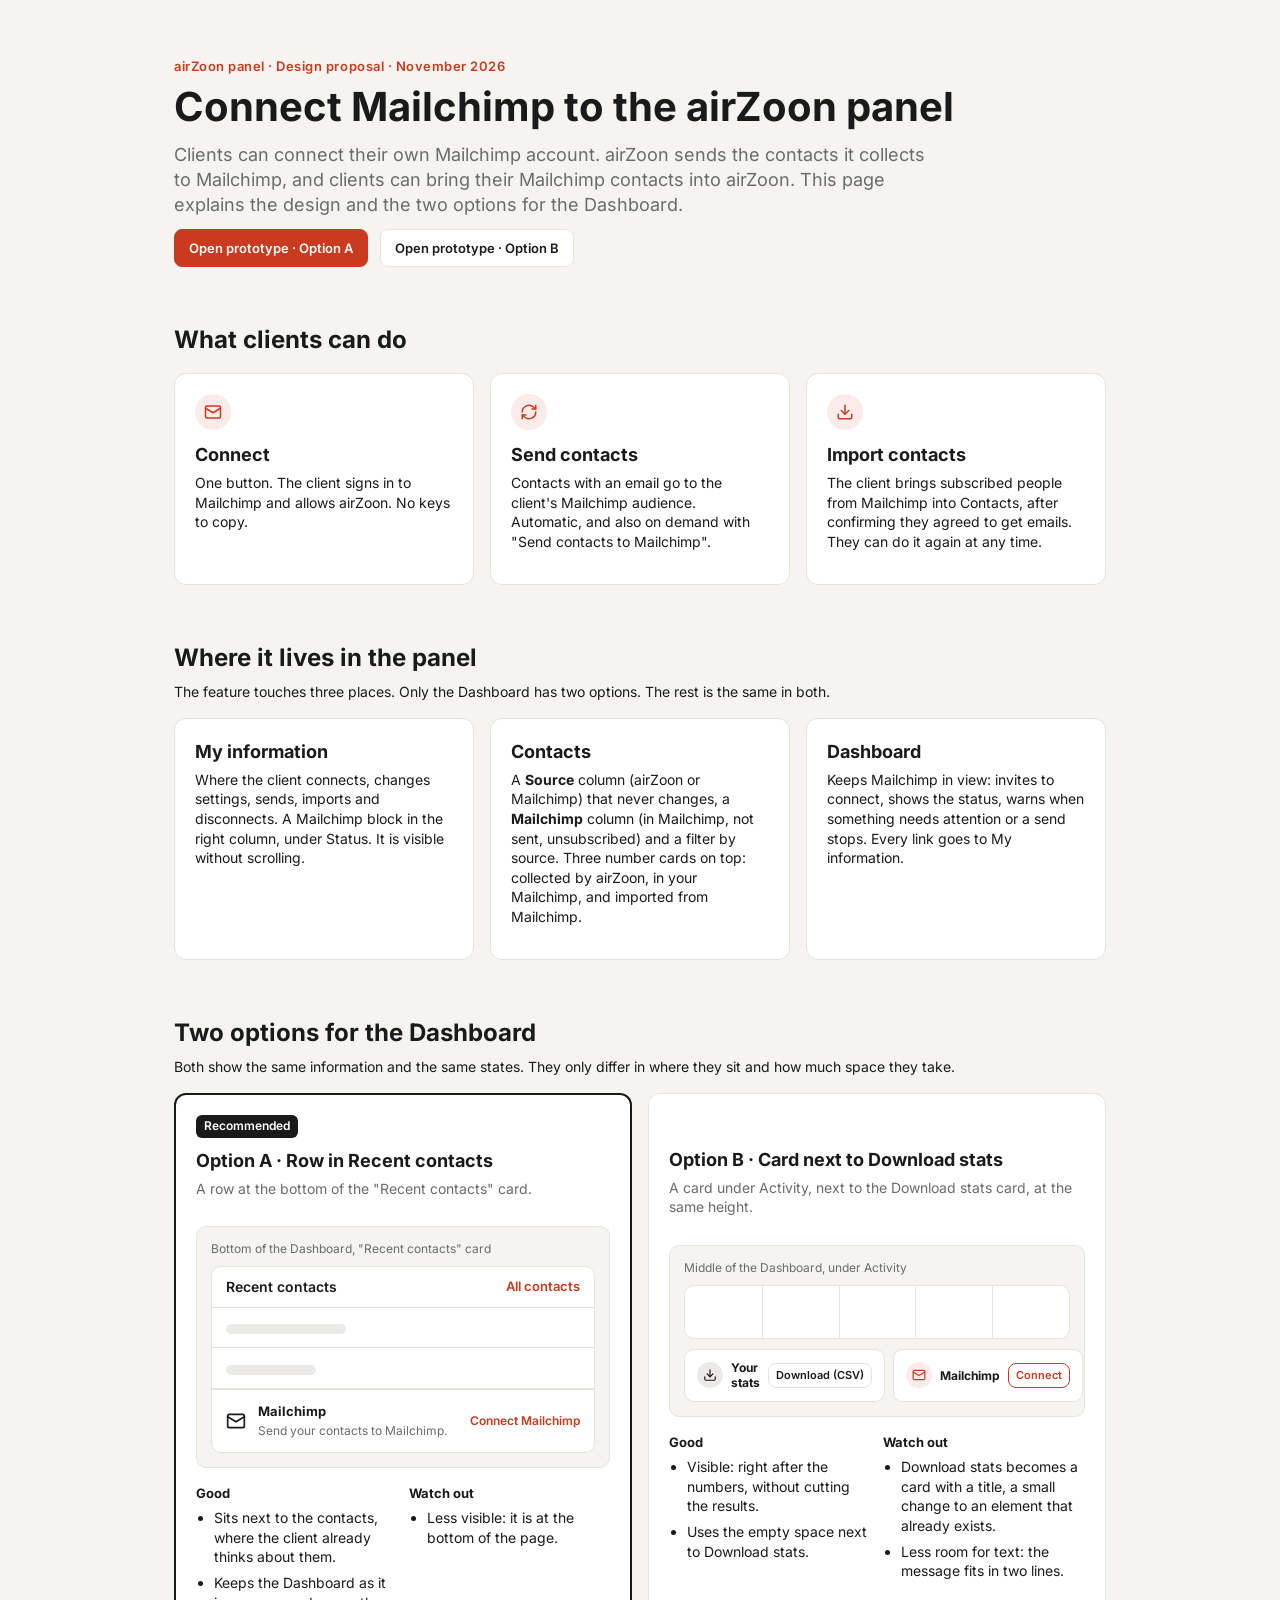
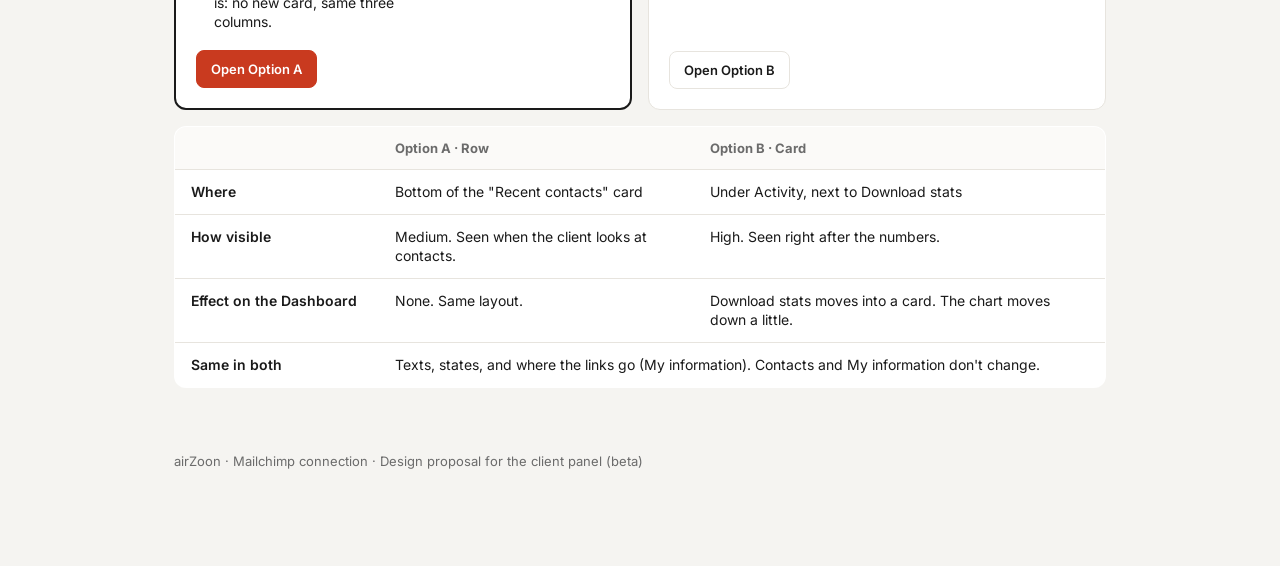
<file: index.html>
<!DOCTYPE html>
<html lang="en">
<head>
  <meta charset="utf-8">
  <meta name="viewport" content="width=device-width, initial-scale=1">
  <meta name="robots" content="noindex, nofollow">
  <meta name="referrer" content="no-referrer">
  <title>airZoon panel · Mailchimp connection</title>
  <link rel="stylesheet" href="assets/styles.css">
  <style>
    body { background: var(--bg); }
    .doc { max-width: 980px; margin: 0 auto; padding: 56px 24px 96px; }
    .eyebrow { font-size: 13px; font-weight: 600; color: var(--red); letter-spacing: .04em; }
    .doc h1 { font-size: 40px; line-height: 1.15; margin: 8px 0 12px; }
    .lead { font-size: 18px; color: var(--muted); margin: 0 0 24px; max-width: 760px; }
    .cta { display: flex; gap: 12px; flex-wrap: wrap; }
    .cta a { text-decoration: none; }
    .doc h2 { font-size: 24px; margin: 56px 0 8px; }
    .doc h3 { font-size: 18px; margin: 0 0 6px; }
    .doc p { margin: 0 0 12px; }
    .doc ul { margin: 0; padding-left: 20px; }
    .doc li { margin: 6px 0; }
    .three { display: grid; grid-template-columns: repeat(3, 1fr); gap: 16px; margin-top: 16px; }
    .box { background: #fff; border: 1px solid var(--border); border-radius: 12px; padding: 20px; }
    .box .ico { width: 36px; height: 36px; border-radius: 50%; display: grid; place-items: center; background: var(--red-bg); margin-bottom: 12px; }
    .options { display: grid; grid-template-columns: 1fr 1fr; gap: 16px; margin-top: 16px; }
    .opt { background: #fff; border: 1px solid var(--border); border-radius: 12px; overflow: hidden; display: flex; flex-direction: column; }
    .opt.rec { border: 2px solid var(--ink); }
    .opt-top { padding: 20px 20px 0; }
    .badge-rec { display: inline-block; background: var(--ink); color: #fff; font-size: 12px; font-weight: 600; padding: 3px 8px; border-radius: 6px; margin-bottom: 10px; }
    .preview { margin: 16px 20px; background: var(--bg); border: 1px solid var(--border); border-radius: 10px; padding: 14px; }
    .preview .mini-card { background: #fff; border: 1px solid var(--border); border-radius: 10px; overflow: hidden; }
    .preview .mini-head { padding: 10px 14px; border-bottom: 1px solid var(--border); font-weight: 600; font-size: 14px; display: flex; }
    .preview .mini-head span { flex: 1; }
    .preview .mini-line { padding: 10px 14px; border-bottom: 1px solid var(--border); }
    .preview .mini-tiles { display: grid; grid-template-columns: repeat(3,1fr); background: #fff; border: 1px solid var(--border); border-radius: 10px; height: 54px; margin-bottom: 10px; }
    .preview .mini-tiles i + i { border-left: 1px solid var(--border); }
    .preview .mc-bar { margin-bottom: 10px; padding: 10px 14px; }
    .preview .mc-row { padding: 12px 14px; }
    .preview .mc-row span.link { color: var(--red); }
    .preview .caption { font-size: 12px; color: var(--muted); margin: 0 0 8px; }
    .opt-body { padding: 0 20px 20px; display: flex; flex-direction: column; gap: 12px; flex: 1; }
    .pc { display: grid; grid-template-columns: 1fr 1fr; gap: 12px; font-size: 14px; }
    .pc b { display: block; margin-bottom: 4px; font-size: 13px; }
    .pc ul { padding-left: 18px; }
    .opt-body .btn { align-self: flex-start; text-decoration: none; margin-top: auto; }
    table.compare { width: 100%; border-collapse: collapse; background: #fff; border: 1px solid var(--border); border-radius: 12px; overflow: hidden; margin-top: 16px; font-size: 14px; }
    table.compare th, table.compare td { text-align: left; padding: 12px 16px; border-bottom: 1px solid var(--border); vertical-align: top; }
    table.compare th { background: var(--head); font-size: 13px; color: var(--muted); }
    table.compare td:first-child { font-weight: 600; width: 22%; }
    table.compare tr:last-child td { border-bottom: 0; }
    .states { display: grid; grid-template-columns: repeat(auto-fill, minmax(280px, 1fr)); gap: 12px; margin-top: 16px; }
    .state { background: #fff; border: 1px solid var(--border); border-radius: 10px; padding: 14px 16px; font-size: 14px; }
    .state .pill { margin-bottom: 6px; }
    .two-col { display: grid; grid-template-columns: 1fr 1fr; gap: 16px; margin-top: 16px; }
    .note { font-size: 13px; color: var(--muted); }
    footer { margin-top: 64px; font-size: 13px; color: var(--muted); }
    @media (max-width: 820px) { .three, .options, .two-col, .pc { grid-template-columns: 1fr; } }
  </style>
</head>
<body>
<div class="doc">

  <span class="eyebrow">airZoon panel · Design proposal · November 2026</span>
  <h1>Connect Mailchimp to the airZoon panel</h1>
  <p class="lead">Clients can connect their own Mailchimp account. airZoon sends the contacts it collects to Mailchimp, and clients can bring their Mailchimp contacts into airZoon. This page explains the design and the two options for the Dashboard.</p>
  <div class="cta">
    <a class="btn primary" href="prototype.html?option=a">Open prototype · Option A</a>
    <a class="btn" href="prototype.html?option=b">Open prototype · Option B</a>
  </div>

  <h2>What clients can do</h2>
  <div class="three">
    <div class="box"><div class="ico"><svg width="18" height="18" viewBox="0 0 24 24" fill="none" stroke="#C93A1F" stroke-width="2" stroke-linecap="round" stroke-linejoin="round"><rect x="2" y="4" width="20" height="16" rx="2"/><path d="m22 7-10 6L2 7"/></svg></div><h3>Connect</h3><p>One button. The client signs in to Mailchimp and allows airZoon. No keys to copy.</p></div>
    <div class="box"><div class="ico"><svg width="18" height="18" viewBox="0 0 24 24" fill="none" stroke="#C93A1F" stroke-width="2" stroke-linecap="round" stroke-linejoin="round"><path d="M21 12a9 9 0 0 1-15 6.7L3 16"/><path d="M3 12a9 9 0 0 1 15-6.7L21 8"/><path d="M21 3v5h-5"/><path d="M3 21v-5h5"/></svg></div><h3>Send contacts</h3><p>Contacts with an email go to the client's Mailchimp audience. Automatic, and also on demand with "Send contacts to Mailchimp".</p></div>
    <div class="box"><div class="ico"><svg width="18" height="18" viewBox="0 0 24 24" fill="none" stroke="#C93A1F" stroke-width="2" stroke-linecap="round" stroke-linejoin="round"><path d="M21 15v4a2 2 0 0 1-2 2H5a2 2 0 0 1-2-2v-4"/><path d="m7 10 5 5 5-5"/><path d="M12 15V3"/></svg></div><h3>Import contacts</h3><p>The client brings subscribed people from Mailchimp into Contacts, after confirming they agreed to get emails. They can do it again at any time.</p></div>
  </div>

  <h2>Where it lives in the panel</h2>
  <p>The feature touches three places. Only the Dashboard has two options. The rest is the same in both.</p>
  <div class="three">
    <div class="box"><h3>My information</h3><p>Where the client connects, changes settings, sends, imports and disconnects. A Mailchimp block in the right column, under Status. It is visible without scrolling.</p></div>
    <div class="box"><h3>Contacts</h3><p>A <b>Source</b> column (airZoon or Mailchimp) that never changes, a <b>Mailchimp</b> column (in Mailchimp, not sent, unsubscribed) and a filter by source. Three number cards on top: collected by airZoon, in your Mailchimp, and imported from Mailchimp.</p></div>
    <div class="box"><h3>Dashboard</h3><p>Keeps Mailchimp in view: invites to connect, shows the status, warns when something needs attention or a send stops. Every link goes to My information.</p></div>
  </div>

  <h2>Two options for the Dashboard</h2>
  <p>Both show the same information and the same states. They only differ in where they sit and how much space they take.</p>
  <div class="options">
    <div class="opt rec">
      <div class="opt-top"><span class="badge-rec">Recommended</span><h3>Option A · Row in Recent contacts</h3><p class="muted">A row at the bottom of the "Recent contacts" card.</p></div>
      <div class="preview">
        <p class="caption">Bottom of the Dashboard, "Recent contacts" card</p>
        <div class="mini-card"><div class="mini-head"><span>Recent contacts</span><span class="link" style="flex:none">All contacts</span></div>
          <div class="mini-line"><span class="hidden-data" style="width:120px"></span></div><div class="mini-line"><span class="hidden-data" style="width:90px"></span></div>
          <div class="mc-row"><svg class="icon" width="20" height="20" style="width:20px;height:20px" viewBox="0 0 24 24" fill="none" stroke="#1A1A1A" stroke-width="2" stroke-linecap="round" stroke-linejoin="round"><rect x="2" y="4" width="20" height="16" rx="2"/><path d="m22 7-10 6L2 7"/></svg><div class="txt"><strong>Mailchimp</strong><span>Send your contacts to Mailchimp.</span></div><span class="link">Connect Mailchimp</span></div></div>
      </div>
      <div class="opt-body">
        <div class="pc"><div><b>Good</b><ul><li>Sits next to the contacts, where the client already thinks about them.</li><li>Keeps the Dashboard as it is: no new card, same three columns.</li></ul></div><div><b>Watch out</b><ul><li>Less visible: it is at the bottom of the page.</li></ul></div></div>
        <a class="btn primary" href="prototype.html?option=a">Open Option A</a>
      </div>
    </div>
    <div class="opt">
      <div class="opt-top"><span class="badge-rec" style="visibility:hidden">.</span><h3>Option B · Card next to Download stats</h3><p class="muted">A card under Activity, next to the Download stats card, at the same height.</p></div>
      <div class="preview">
        <p class="caption">Middle of the Dashboard, under Activity</p>
        <div class="mini-tiles" style="grid-template-columns:repeat(5,1fr)"><i></i><i></i><i></i><i></i><i></i></div>
        <div style="display:grid;grid-template-columns:1fr 1fr;gap:8px"><div style="background:#fff;border:1px solid var(--border);border-radius:10px;padding:10px 12px;display:flex;align-items:center;gap:8px"><span style="width:26px;height:26px;border-radius:50%;background:var(--grey);display:grid;place-items:center;flex:none"><svg width="14" height="14" viewBox="0 0 24 24" fill="none" stroke="#1A1A1A" stroke-width="2" stroke-linecap="round" stroke-linejoin="round"><path d="M21 15v4a2 2 0 0 1-2 2H5a2 2 0 0 1-2-2v-4"/><path d="m7 10 5 5 5-5"/><path d="M12 15V3"/></svg></span><strong style="font-size:12px;flex:1;line-height:1.3">Your stats</strong><span class="btn " style="font-size:11px;padding:4px 7px;white-space:nowrap">Download (CSV)</span></div><div style="background:#fff;border:1px solid var(--border);border-radius:10px;padding:10px 12px;display:flex;align-items:center;gap:8px"><span style="width:26px;height:26px;border-radius:50%;background:var(--red-bg);display:grid;place-items:center;flex:none"><svg width="14" height="14" viewBox="0 0 24 24" fill="none" stroke="#C93A1F" stroke-width="2" stroke-linecap="round" stroke-linejoin="round"><rect x="2" y="4" width="20" height="16" rx="2"/><path d="m22 7-10 6L2 7"/></svg></span><strong style="font-size:12px;flex:1;line-height:1.3">Mailchimp</strong><span class="btn outline-red" style="font-size:11px;padding:4px 7px;white-space:nowrap">Connect</span></div></div>
      </div>
      <div class="opt-body">
        <div class="pc"><div><b>Good</b><ul><li>Visible: right after the numbers, without cutting the results.</li><li>Uses the empty space next to Download stats.</li></ul></div><div><b>Watch out</b><ul><li>Download stats becomes a card with a title, a small change to an element that already exists.</li><li>Less room for text: the message fits in two lines.</li></ul></div></div>
        <a class="btn" href="prototype.html?option=b">Open Option B</a>
      </div>
    </div>
  </div>

  <table class="compare">
    <tr><th></th><th>Option A · Row</th><th>Option B · Card</th></tr>
    <tr><td>Where</td><td>Bottom of the "Recent contacts" card</td><td>Under Activity, next to Download stats</td></tr>
    <tr><td>How visible</td><td>Medium. Seen when the client looks at contacts.</td><td>High. Seen right after the numbers.</td></tr>
    <tr><td>Effect on the Dashboard</td><td>None. Same layout.</td><td>Download stats moves into a card. The chart moves down a little.</td></tr>
    <tr><td>Same in both</td><td colspan="2">Texts, states, and where the links go (My information). Contacts and My information don't change.</td></tr>
  </table>

  <footer>airZoon · Mailchimp connection · Design proposal for the client panel (beta)</footer>
</div>
</body>
</html>
</file>
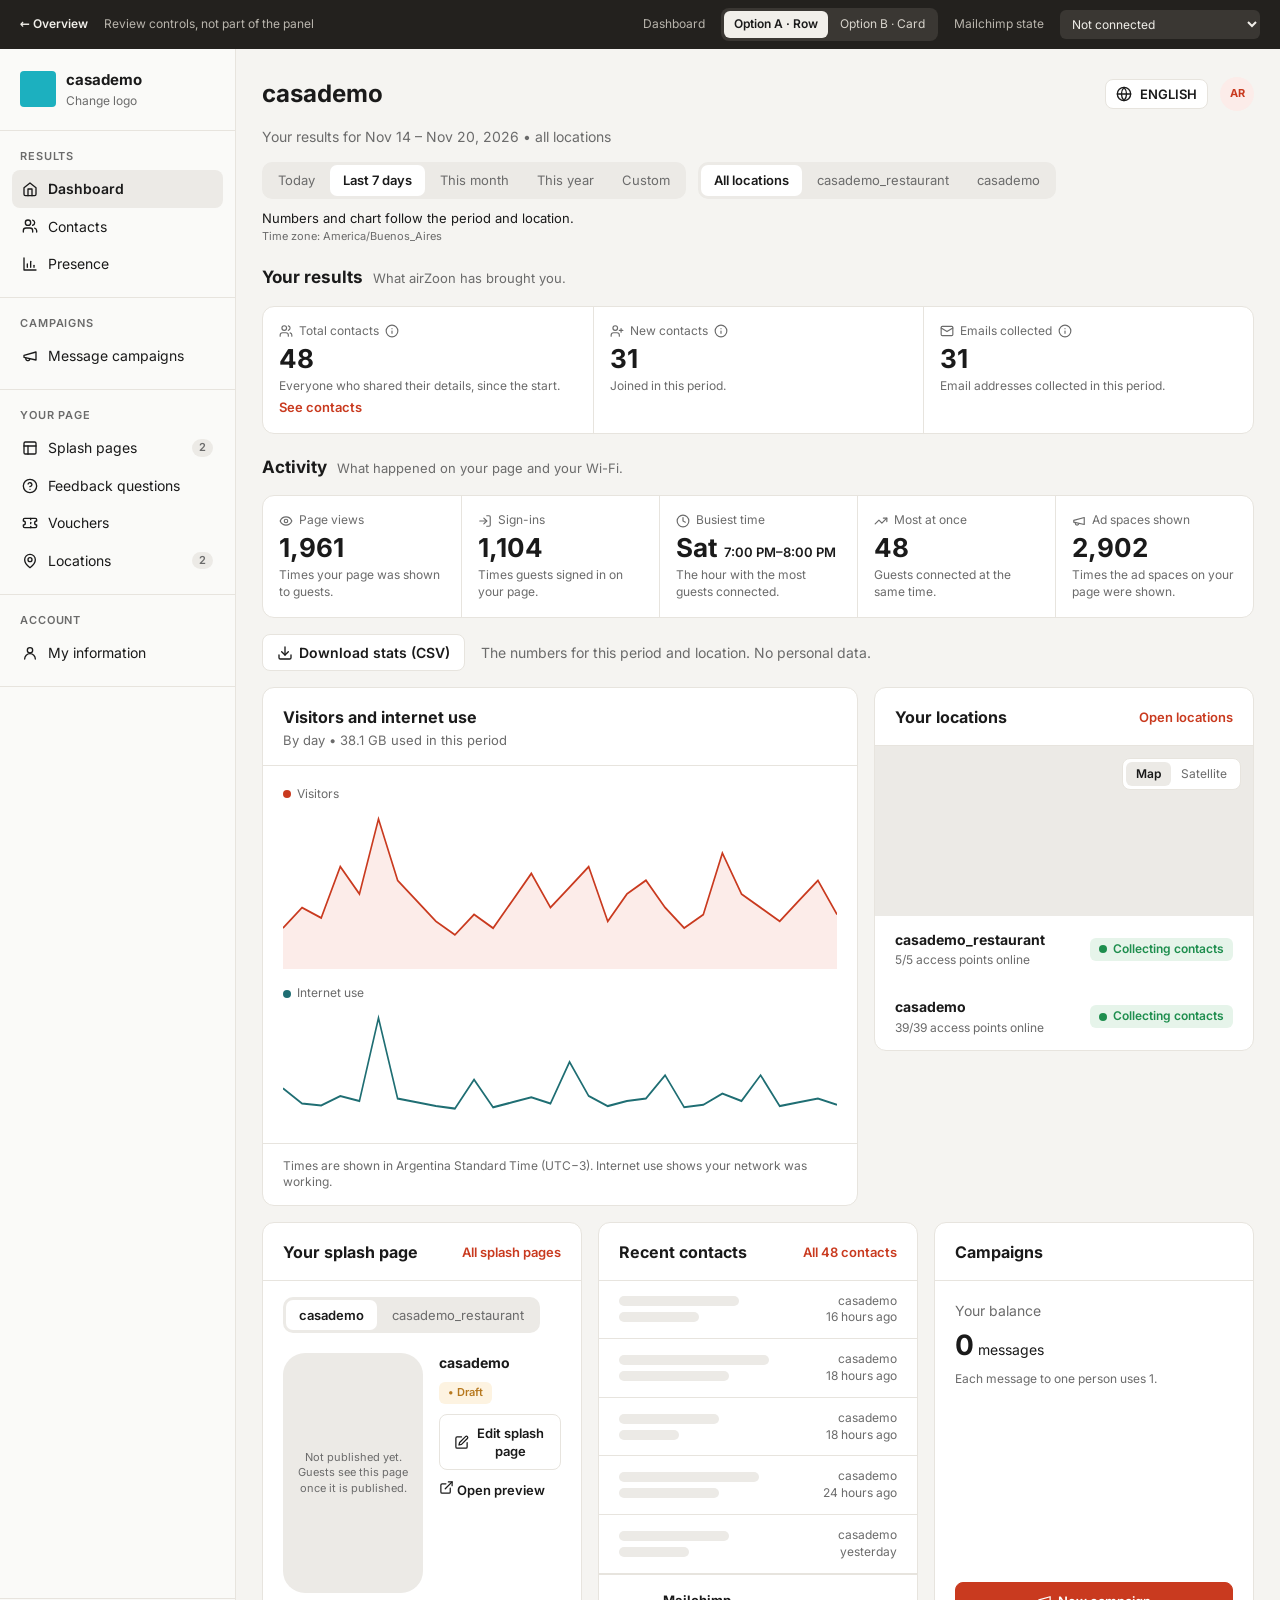
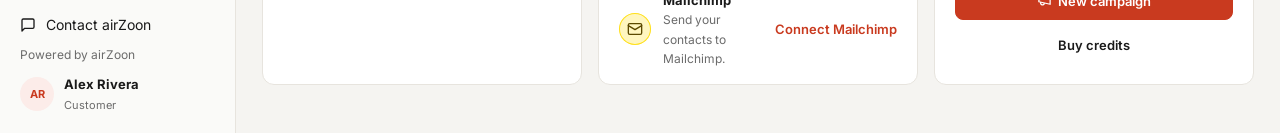
<file: prototype.html>
<!DOCTYPE html>
<html lang="en">
<head>
  <meta charset="utf-8">
  <meta name="viewport" content="width=device-width, initial-scale=1">
  <meta name="robots" content="noindex, nofollow">
  <meta name="referrer" content="no-referrer">
  <title>airZoon panel · Mailchimp connection · Prototype</title>
  <link rel="stylesheet" href="assets/styles.css">
</head>
<body>
  <div id="root"></div>
  <script src="assets/app.js"></script>
</body>
</html>
</file>
<file: assets/styles.css>
/* Inter, self-hosted (SIL Open Font License, see fonts/LICENSE-Inter.txt) */
@font-face { font-family: 'Inter'; font-style: normal; font-weight: 400; font-display: swap; src: url('fonts/inter-latin-400-normal.woff2') format('woff2'); }
@font-face { font-family: 'Inter'; font-style: normal; font-weight: 500; font-display: swap; src: url('fonts/inter-latin-500-normal.woff2') format('woff2'); }
@font-face { font-family: 'Inter'; font-style: normal; font-weight: 600; font-display: swap; src: url('fonts/inter-latin-600-normal.woff2') format('woff2'); }
@font-face { font-family: 'Inter'; font-style: normal; font-weight: 700; font-display: swap; src: url('fonts/inter-latin-700-normal.woff2') format('woff2'); }

/* airZoon panel mockup: Mailchimp connection */
:root {
  --bg: #F5F4F1;
  --side: #FAFAF8;
  --card: #FFFFFF;
  --field: #F8F7F4;
  --border: #E7E4DE;
  --control: #D1CFC9;
  --ink: #1A1A1A;
  --muted: #6B6B6B;
  --faint: #999999;
  --red: #C93A1F;
  --red-bg: #FCECE9;
  --green: #1E8E4E;
  --green-bg: #E6F4EA;
  --amber: #B7791F;
  --amber-bg: #FDF3E1;
  --amber-line: #F2D9AE;
  --blue: #2764C5;
  --blue-bg: #E7EFFC;
  --mc-yellow: #FFE01A;
  --mc-yellow-bg: #FFF6BF;
  --mc-yellow-ink: #5C4A00;
  --grey: #ECEAE6;
  --head: #FBFAF8;
  --radius: 12px;
}

* { box-sizing: border-box; }
html, body { margin: 0; }
body {
  font-family: "Inter", system-ui, -apple-system, sans-serif;
  font-size: 14px;
  line-height: 1.4;
  color: var(--ink);
  background: var(--bg);
  -webkit-font-smoothing: antialiased;
}
button { font: inherit; color: inherit; cursor: pointer; }
a { color: inherit; }
.icon { width: 16px; height: 16px; flex: none; }
.muted { color: var(--muted); }
.faint { color: var(--faint); }
.hidden-data { display: inline-block; height: 10px; border-radius: 5px; background: var(--grey); vertical-align: middle; }

/* ---------- Review bar (not part of the panel) ---------- */
.review-bar {
  position: sticky; top: 0; z-index: 50;
  display: flex; align-items: center; gap: 16px; flex-wrap: wrap;
  padding: 8px 20px;
  background: #23211E; color: #F1EFEA; font-size: 12px;
}
.review-bar .label { color: #B9B5AD; }
.review-bar a { color: #F1EFEA; text-decoration: none; font-weight: 600; }
.review-bar .spacer { flex: 1; }
.seg-dark { display: inline-flex; background: #3A3733; border-radius: 8px; padding: 3px; gap: 2px; }
.seg-dark button { border: 0; background: transparent; color: #D8D4CC; padding: 5px 10px; border-radius: 6px; font-size: 12px; }
.seg-dark button.on { background: #F1EFEA; color: #1A1A1A; font-weight: 600; }
.review-bar select { background: #3A3733; color: #F1EFEA; border: 0; border-radius: 6px; padding: 6px 8px; font: inherit; font-size: 12px; }

/* ---------- App shell ---------- */
.app { display: grid; grid-template-columns: 236px 1fr; min-height: calc(100vh - 44px); }
.sidebar { background: var(--side); border-right: 1px solid var(--border); display: flex; flex-direction: column; }
.sb-head { display: flex; gap: 10px; align-items: center; padding: 20px; border-bottom: 1px solid var(--border); }
.client-logo { width: 36px; height: 36px; border-radius: 4px; background: #1CB0BF; flex: none; }
.sb-head strong { display: block; font-size: 15px; }
.sb-head span { font-size: 12px; color: var(--muted); }
.sb-group { padding: 18px 12px 14px; border-bottom: 1px solid var(--border); }
.sb-group h4 { margin: 0 0 6px 8px; font-size: 11px; letter-spacing: .08em; color: var(--muted); font-weight: 600; }
.nav-item { display: flex; align-items: center; gap: 10px; width: 100%; border: 0; background: transparent; padding: 9px 10px; border-radius: 8px; font-size: 14px; text-align: left; }
.nav-item:hover { background: #F0EEEA; }
.nav-item.on { background: var(--grey); font-weight: 600; }
.nav-item .count { margin-left: auto; font-size: 11px; font-weight: 600; color: var(--muted); background: var(--grey); padding: 1px 7px; border-radius: 10px; }
.sb-foot { margin-top: auto; border-top: 1px solid var(--border); padding: 16px 20px 20px; display: flex; flex-direction: column; gap: 12px; }
.user { display: flex; gap: 10px; align-items: center; }
.avatar { width: 34px; height: 34px; border-radius: 50%; background: var(--red-bg); color: var(--red); font-size: 11px; font-weight: 700; display: grid; place-items: center; }
.user strong { display: block; font-size: 13px; }
.user span { font-size: 11px; color: var(--muted); }

.main { min-width: 0; }
.topbar { display: flex; align-items: center; gap: 10px; padding: 16px 32px; }
.topbar .crumbs { flex: 1; font-weight: 600; font-size: 14px; display: flex; gap: 6px; align-items: center; }
.lang { display: inline-flex; gap: 8px; align-items: center; padding: 5px 10px; border: 1px solid var(--border); border-radius: 8px; background: #fff; font-weight: 600; font-size: 13px; }
.content { padding: 12px 26px 48px; display: flex; flex-direction: column; gap: 16px; max-width: 1240px; }
h1.page { font-size: 24px; margin: 4px 0 0; }
.section-h { display: flex; gap: 10px; align-items: baseline; margin-top: 6px; }
.section-h h2 { font-size: 17px; margin: 0; }
.section-h span { color: var(--muted); font-size: 13px; }

.card { background: var(--card); border: 1px solid var(--border); border-radius: var(--radius); overflow: hidden; }
.card-head { display: flex; align-items: center; padding: 18px 20px 16px; border-bottom: 1px solid var(--border); }
.card-head h3 { margin: 0; font-size: 16px; flex: 1; }
.link { color: var(--red); font-weight: 600; font-size: 13px; background: none; border: 0; padding: 0; text-decoration: none; }
.link:hover { text-decoration: underline; }

.seg { display: inline-flex; gap: 2px; padding: 3px; border-radius: 10px; background: var(--grey); }
.seg span { padding: 6px 13px; border-radius: 7px; color: var(--muted); font-size: 13px; }
.seg span.on { background: #fff; color: var(--ink); font-weight: 600; }

.tiles { display: grid; }
.tiles.t3 { grid-template-columns: repeat(3, 1fr); }
.tiles.t5 { grid-template-columns: repeat(5, 1fr); }
.tile { padding: 16px; display: flex; flex-direction: column; gap: 4px; }
.tile + .tile { border-left: 1px solid var(--border); }
.tile .lbl { display: flex; gap: 6px; align-items: center; color: var(--muted); font-size: 12px; }
.tile .num { font-size: 26px; font-weight: 700; line-height: 1.15; }
.tile .desc { color: var(--muted); font-size: 12px; line-height: 1.4; }

.download-row { display: flex; align-items: center; gap: 16px; }
.download-row .btn { padding: 8px 14px; font-size: 14px; }
.legend { display: flex; align-items: center; gap: 6px; font-size: 12px; color: var(--muted); margin-bottom: 6px; }
.chart-foot { padding: 14px 20px; border-top: 1px solid var(--border); font-size: 12px; color: var(--muted); }
.map { position: relative; }
.map-tabs { position: absolute; top: 12px; right: 12px; display: inline-flex; background: #fff; border: 1px solid var(--border); border-radius: 8px; padding: 3px; font-size: 12px; }
.map-tabs span { padding: 4px 10px; border-radius: 6px; color: var(--muted); }
.map-tabs span.on { background: var(--grey); color: var(--ink); font-weight: 600; }
.grid-mid { display: grid; grid-template-columns: 1fr 380px; gap: 16px; align-items: start; }
.grid-bottom { display: grid; grid-template-columns: repeat(3, 1fr); gap: 16px; align-items: stretch; }
.grid-bottom .card { display: flex; flex-direction: column; }
.chart { padding: 20px; }
.map { height: 170px; background: var(--grey); }
.loc-row { display: flex; align-items: center; padding: 14px 20px; }
.loc-row div { flex: 1; }
.loc-row strong { display: block; font-size: 14px; }
.loc-row span { font-size: 12px; color: var(--muted); }

.pill { display: inline-flex; align-items: center; gap: 6px; padding: 3px 9px; border-radius: 6px; font-size: 11px; font-weight: 600; white-space: nowrap; }
.pill::before { content: ""; width: 8px; height: 8px; border-radius: 50%; background: currentColor; }
.pill.green { background: var(--green-bg); color: var(--green); }
.pill.grey { background: var(--grey); color: var(--muted); }
.pill.amber { background: var(--amber-bg); color: var(--amber); }
.pill.draft { background: var(--amber-bg); color: var(--amber); }
.pill.draft::before { display: none; }

.splash { display: flex; gap: 16px; padding: 20px; }
.phone { width: 140px; height: 240px; border-radius: 22px; background: var(--grey); display: grid; place-items: center; text-align: center; padding: 12px; font-size: 11px; color: var(--muted); flex: none; }
.splash-info { display: flex; flex-direction: column; gap: 10px; align-items: flex-start; }

.rc-rows { flex: 1; }
.rc-row { display: flex; align-items: center; padding: 12px 20px; border-bottom: 1px solid var(--border); gap: 10px; }
.rc-row .left { flex: 1; display: flex; flex-direction: column; gap: 6px; }
.rc-row .right { text-align: right; font-size: 12px; color: var(--muted); }

.camp { padding: 20px; display: flex; flex-direction: column; gap: 6px; flex: 1; }
.camp .big { font-size: 28px; font-weight: 700; }
.camp .grow { flex: 1; min-height: 20px; }

/* ---------- Buttons ---------- */
.btn { display: inline-flex; align-items: center; justify-content: center; gap: 6px; padding: 9px 14px; border-radius: 8px; border: 1px solid var(--border); background: #fff; font-weight: 600; font-size: 13px; }
.btn:hover { background: #FAF9F7; }
.btn.primary { background: var(--red); border-color: var(--red); color: #fff; }
.btn.primary:hover { background: #B5331B; }
.btn.outline-red { border-color: var(--red); color: var(--red); }
.btn.text { border-color: transparent; background: transparent; color: var(--muted); }
.btn.block { width: 100%; }
.btn.subtle { background: #F4F3F0; border-color: transparent; }
.btn.subtle:hover { background: #ECEAE6; }
.mc-divider { height: 1px; background: var(--border); margin: 4px 0; }
.mc-links { display: flex; justify-content: space-between; align-items: center; padding: 0 4px; }
.btn-link { border: 0; background: transparent; padding: 2px 0; font-weight: 600; font-size: 13px; display: inline-flex; align-items: center; gap: 4px; }
.btn-link.muted { color: var(--muted); }
.btn-link:hover { text-decoration: underline; }
.btn-link[disabled] { opacity: .4; cursor: not-allowed; text-decoration: none; }
.btn[disabled] { opacity: .4; cursor: not-allowed; }

/* ---------- Mailchimp on the Dashboard ---------- */
.mc-row { display: flex; gap: 12px; align-items: center; padding: 16px 20px; border-top: 1px solid var(--border); }
.mc-row.warn { background: var(--amber-bg); }
.mc-row .txt { flex: 1; min-width: 0; }
.mc-row strong { display: flex; align-items: center; gap: 6px; font-size: 13px; }
.mc-row span { font-size: 12px; color: var(--muted); }
.dot { width: 8px; height: 8px; border-radius: 50%; display: inline-block; flex: none; }
.dot.green { background: var(--green); }
.dot.amber { background: var(--amber); }

.mc-bar { display: flex; gap: 14px; align-items: center; padding: 14px 20px; border: 1px solid var(--border); border-radius: var(--radius); background: #fff; }
.mc-bar.warn { background: var(--amber-bg); border-color: var(--amber-line); }
.mc-bar .badge { width: 36px; height: 36px; border-radius: 50%; display: grid; place-items: center; flex: none; }
.mc-bar .txt { flex: 1; }
.mc-bar strong { display: flex; gap: 6px; align-items: center; font-size: 14px; }
.mc-bar span { font-size: 12px; color: var(--muted); }

.pair-row { display: grid; grid-template-columns: 1fr 1fr; gap: 16px; align-items: stretch; }
.pair-row .mc-bar .btn { white-space: nowrap; }
.flash { animation: flash 1.6s ease-out 1; }
@keyframes flash { 0% { box-shadow: 0 0 0 0 rgba(201,58,31,.5); } 40% { box-shadow: 0 0 0 6px rgba(201,58,31,.25); } 100% { box-shadow: 0 0 0 0 rgba(201,58,31,0); } }

/* ---------- Contacts ---------- */
.toolbar { display: flex; gap: 10px; }
.search { flex: 1; display: flex; gap: 10px; align-items: center; padding: 8px 14px; border: 1px solid var(--control); border-radius: 8px; background: #fff; color: var(--faint); }
.ctl { display: inline-flex; gap: 8px; align-items: center; padding: 8px 12px; border: 1px solid var(--control); border-radius: 8px; background: #fff; font-weight: 600; font-size: 14px; }
.filters { display: flex; gap: 10px; align-items: center; flex-wrap: wrap; }
.chip { padding: 4px 12px; border-radius: 18px; border: 1px solid var(--border); background: var(--head); color: var(--muted); font-size: 13px; }
.select { position: relative; }
.select select { appearance: none; padding: 6px 34px 6px 12px; border: 1px solid var(--control); border-radius: 8px; background: #fff; font: inherit; font-size: 13px; min-width: 190px; }
.select.active select { border: 1.5px solid var(--ink); }
.select .icon { position: absolute; right: 12px; top: 50%; transform: translateY(-50%); pointer-events: none; }
.summary { display: flex; align-items: center; gap: 10px; padding: 12px 16px; background: #EFECE6; border: 1px solid var(--border); border-radius: 10px; font-size: 15px; color: var(--ink); }
.summary > svg { flex: none; color: var(--muted); }
.summary b { font-weight: 600; }
table.list { width: 100%; border-collapse: collapse; background: #fff; }
table.list th { text-align: left; font-size: 13px; font-weight: 600; color: var(--muted); background: var(--head); padding: 10px 12px; border-bottom: 1px solid var(--border); white-space: nowrap; }
table.list td { padding: 12px 12px; border-bottom: 1px solid var(--border); font-size: 13px; white-space: nowrap; }
table.list tr:last-child td { border-bottom: 0; }
table.list th:first-child, table.list td:first-child { padding-left: 20px; width: 40px; }
.cbox { width: 18px; height: 18px; border: 1px solid #8C8C8C; border-radius: 4px; display: inline-block; vertical-align: middle; }
.tag { display: inline-flex; align-items: center; gap: 6px; padding: 3px 8px; border-radius: 6px; font-size: 12px; font-weight: 600; }
.tag.airzoon { background: var(--red-bg); color: var(--red); }
.tag.mailchimp { background: var(--mc-yellow-bg); color: var(--mc-yellow-ink); box-shadow: inset 0 0 0 1px var(--mc-yellow); }
.mcs { display: inline-flex; align-items: center; gap: 6px; }
.mcs .two { display: flex; flex-direction: column; line-height: 1.25; }
.mcs .two small { font-size: 11px; color: var(--faint); }
.table-foot { padding: 14px 20px; color: var(--muted); font-size: 13px; border-top: 1px solid var(--border); }
.empty { padding: 48px 20px; text-align: center; }
.empty strong { display: block; font-size: 15px; margin-bottom: 4px; }

/* ---------- My information (customer edit view) ---------- */
.meta { display: flex; gap: 16px; padding: 14px 32px; border-bottom: 1px solid var(--border); font-size: 12px; color: var(--muted); }
.meta b { color: var(--ink); }
.edit { display: grid; grid-template-columns: 1fr 372px; gap: 56px; padding: 28px 32px 48px; max-width: 1240px; }
.fields { display: flex; flex-direction: column; gap: 22px; min-width: 0; }
.field label { display: block; font-size: 12px; font-weight: 600; margin-bottom: 6px; }
.field label .req { color: var(--red); margin-left: 3px; }
.input { padding: 10px 12px; border: 1px solid #EDEBE6; background: var(--field); border-radius: 6px; font-size: 13px; min-height: 40px; display: flex; align-items: center; gap: 8px; }
.input.white { background: #fff; border-color: var(--control); }
.help { font-size: 11px; color: var(--muted); margin-top: 6px; }
.row2 { display: grid; grid-template-columns: 1fr 1fr; gap: 12px; }
.upload { padding: 8px; border: 1px solid #EDEBE6; background: var(--field); border-radius: 6px; }
.upload .file { display: flex; gap: 10px; align-items: center; padding: 6px; border: 1px solid var(--border); background: #fff; border-radius: 6px; }
.upload .file .client-logo { width: 36px; height: 36px; }
.dashed { padding: 12px; border: 1px dashed var(--control); border-radius: 6px; display: flex; gap: 14px; align-items: center; font-size: 12px; font-weight: 600; }
.dashed .ghost { background: var(--grey); color: var(--muted); padding: 5px 10px; border-radius: 6px; }
.join-head { display: flex; align-items: center; gap: 16px; margin-bottom: 10px; }
.join-head label { flex: 1; margin: 0; }
.side-fields { display: flex; flex-direction: column; gap: 22px; }

/* Mailchimp block */
.mc-block { background: #fff; border: 1px solid var(--border); border-radius: 10px; padding: 16px; display: flex; flex-direction: column; gap: 14px; scroll-margin-top: 80px; }
.mc-block.warn { border-color: var(--amber-line); }
.mc-head { display: flex; gap: 10px; align-items: center; }
.mc-head .badge { width: 32px; height: 32px; border-radius: 50%; display: grid; place-items: center; flex: none; }
.mc-head strong { flex: 1; font-size: 15px; }
.checks { list-style: none; margin: 0; padding: 0; display: flex; flex-direction: column; gap: 8px; font-size: 12px; }
.checks li { display: flex; gap: 8px; }
.kv { display: flex; flex-direction: column; gap: 10px; }
.kv div span { display: block; font-size: 11px; color: var(--muted); }
.kv div b { font-weight: 500; font-size: 13px; }
.btn-row { display: grid; grid-template-columns: 1fr 1fr; gap: 8px; }
.notice { border-radius: 8px; padding: 12px; display: flex; flex-direction: column; gap: 6px; font-size: 12px; position: relative; }
.notice b { font-size: 12px; font-weight: 600; padding-right: 20px; }
.notice.progress { background: var(--blue-bg); }
.notice.ok { background: var(--green-bg); }
.notice.warn { background: var(--amber-bg); }
.notice.neutral { background: var(--head); border: 1px solid var(--border); }
.notice .x { position: absolute; top: 8px; right: 8px; border: 0; background: transparent; padding: 2px; color: var(--muted); }
.bar { height: 6px; border-radius: 3px; background: #fff; overflow: hidden; }
.bar i { display: block; height: 100%; background: var(--blue); border-radius: 3px; transition: width .2s; }

/* ---------- Overlays ---------- */
.overlay { position: fixed; inset: 0; background: rgba(0,0,0,.32); z-index: 60; }
.drawer { position: fixed; top: 0; right: 0; bottom: 0; width: 520px; max-width: 100%; background: #fff; z-index: 61; display: flex; flex-direction: column; box-shadow: -8px 0 24px rgba(0,0,0,.18); }
.drawer-head { display: flex; gap: 12px; padding: 22px 28px 18px; border-bottom: 1px solid var(--border); }
.drawer-head div { flex: 1; }
.drawer-head h2 { margin: 0 0 4px; font-size: 20px; }
.drawer-head p { margin: 0; color: var(--muted); font-size: 13px; }
.icon-btn { border: 0; background: transparent; padding: 4px; color: var(--muted); align-self: flex-start; }
.drawer-body { flex: 1; overflow: auto; padding: 24px 28px; display: flex; flex-direction: column; gap: 22px; }
.drawer-foot { display: flex; gap: 12px; padding: 16px 28px; border-top: 1px solid var(--border); }
.choice { display: grid; grid-template-columns: 1fr 1fr; gap: 10px; }
.choice button { text-align: left; padding: 12px 14px; border-radius: 8px; border: 1px solid var(--border); background: #fff; }
.choice button.on { border: 1.5px solid var(--red); background: var(--red-bg); }
.choice b { display: block; font-size: 13px; }
.choice span { font-size: 11px; color: var(--muted); }
.switch-row { display: flex; gap: 12px; align-items: flex-start; }
.switch { width: 36px; height: 20px; border-radius: 10px; background: var(--control); border: 0; padding: 2px; flex: none; display: flex; }
.switch i { width: 16px; height: 16px; border-radius: 50%; background: #fff; transition: transform .15s; }
.switch.on { background: var(--green); }
.switch.on i { transform: translateX(16px); }
.switch-row b { display: block; font-size: 13px; }
.switch-row span { font-size: 11px; color: var(--muted); }
.cb-row { display: flex; gap: 10px; align-items: center; font-size: 13px; }
.cb { width: 18px; height: 18px; border-radius: 4px; background: var(--ink); display: grid; place-items: center; }
.cb.locked { opacity: .5; }
.tagchips { display: flex; gap: 8px; flex-wrap: wrap; }
.tagchips span { background: var(--grey); padding: 4px 10px; border-radius: 6px; font-size: 12px; font-weight: 500; }
.infobox { padding: 12px 14px; border-radius: 8px; background: var(--head); border: 1px solid var(--border); display: flex; flex-direction: column; gap: 8px; font-size: 12px; }
.infobox div { display: flex; gap: 8px; }
.callout { padding: 12px 14px; border-radius: 8px; background: var(--amber-bg); display: flex; gap: 10px; font-size: 12px; }

.modal { position: fixed; top: 50%; left: 50%; transform: translate(-50%,-50%); width: 480px; max-width: calc(100% - 32px); background: #fff; border-radius: 12px; padding: 28px 28px 24px; z-index: 61; box-shadow: 0 12px 32px rgba(0,0,0,.2); }
.modal h2 { margin: 0 0 12px; font-size: 20px; }
.modal p { margin: 0 0 20px; color: var(--muted); }
.modal .acts { display: flex; justify-content: flex-end; gap: 12px; }

.oauth { position: fixed; inset: 0; z-index: 70; background: #EDEDED; display: grid; place-items: center; }
.oauth .sim { position: absolute; top: 16px; left: 50%; transform: translateX(-50%); font-size: 12px; color: var(--muted); background: #fff; border: 1px solid var(--border); padding: 6px 12px; border-radius: 20px; }
.oauth .box { width: 440px; background: #fff; border: 1px solid #DDD; border-radius: 12px; padding: 32px; text-align: center; display: flex; flex-direction: column; gap: 14px; }
.oauth .box h2 { margin: 0; font-size: 20px; }
.oauth .box p { margin: 0; color: var(--muted); }
.oauth .acts { display: flex; gap: 12px; justify-content: center; margin-top: 8px; }
.oauth .apps { display: flex; justify-content: center; align-items: center; gap: 12px; color: var(--muted); }
.oauth .app-icon { width: 44px; height: 44px; border-radius: 10px; display: grid; place-items: center; font-weight: 700; }

.toast { position: fixed; right: 32px; bottom: 32px; z-index: 80; background: var(--ink); color: #fff; padding: 14px 16px; border-radius: 10px; display: flex; gap: 10px; align-items: center; font-size: 13px; font-weight: 500; box-shadow: 0 8px 24px rgba(0,0,0,.2); max-width: 520px; }

/* Mailchimp mark: always yellow, the state is shown by the pill and the dot */
.badge.mc-brand { background: var(--mc-yellow-bg); box-shadow: inset 0 0 0 1px var(--mc-yellow); }
.mc-row .badge.mc-brand { width: 32px; height: 32px; border-radius: 50%; display: grid; place-items: center; flex: none; }
.switch.locked { opacity: .55; cursor: not-allowed; }

/* Source: definition in the header, and a marker for imported people who later signed in on the page */
.th-info { display: inline-flex; align-items: center; gap: 4px; cursor: help; }
.src-note { display: flex; align-items: flex-start; gap: 4px; margin-top: 4px; max-width: 130px; font-size: 11px; line-height: 1.3; color: var(--faint); }

/* Wide tables scroll sideways. A fade and an arrow show on the side that has more columns. */
.table-scroll { position: relative; }
.ts-inner { overflow-x: auto; }
.table-scroll::before, .table-scroll::after { content: ''; position: absolute; top: 0; bottom: 0; width: 56px; pointer-events: none; opacity: 0; transition: opacity .2s; z-index: 1; }
.table-scroll::before { left: 0; background: linear-gradient(to right, #fff, rgba(255,255,255,0)); }
.table-scroll::after { right: 0; background: linear-gradient(to left, #fff, rgba(255,255,255,0)); }
.table-scroll.more-left::before, .table-scroll.more-right::after { opacity: 1; }
.ts-btn { position: absolute; top: 50%; transform: translateY(-50%); z-index: 2; width: 32px; height: 32px; border-radius: 50%; border: 1px solid var(--border); background: #fff; box-shadow: 0 2px 8px rgba(0,0,0,.12); display: none; align-items: center; justify-content: center; cursor: pointer; color: var(--ink); }
.ts-btn.left { left: 8px; } .ts-btn.right { right: 8px; }
.table-scroll.more-left .ts-btn.left, .table-scroll.more-right .ts-btn.right { display: inline-flex; }
.ts-btn:hover { background: var(--head); }

/* Contacts numbers: same cards as the Dashboard, above the search */
.ct-numbers { margin-top: 18px; }
/* Tooltips for the info icons and the airZoon mark */
[data-tip] { position: relative; cursor: help; display: inline-flex; align-items: center; }
[data-tip]:hover::after, [data-tip]:focus-visible::after { content: attr(data-tip); position: absolute; bottom: calc(100% + 8px); left: 50%; transform: translateX(-50%); background: #1A1A1A; color: #fff; font-size: 11px; font-weight: 500; line-height: 1.35; padding: 7px 10px; border-radius: 6px; white-space: nowrap; box-shadow: 0 4px 12px rgba(0,0,0,.18); z-index: 20; pointer-events: none; }
/* Imported person who later signed in on the page */
.az-mark { width: 20px; height: 20px; border-radius: 50%; background: var(--red-bg); color: var(--red); justify-content: center; margin-left: 6px; vertical-align: middle; }
.card.ct-numbers { overflow: visible; }
.az-mark[data-tip]:hover::after, .az-mark[data-tip]:focus-visible::after { bottom: auto; top: calc(100% + 8px); }

/* List views (Contacts) use Payload's smaller list title */
h1.page.list-title { font-size: 20px; }
.list-sub { font-size: 13px; }

/* Setup: what is sent, tags per location */
.sent-list { display: flex; flex-direction: column; gap: 8px; font-size: 13px; }
.sent-list span { display: flex; align-items: center; gap: 8px; }
.help.warn-text { color: #B7791F; }
.loc-tags { display: flex; flex-direction: column; gap: 8px; margin-top: 10px; }
.loc-tags label { display: grid; grid-template-columns: 150px 1fr; align-items: center; gap: 12px; font-size: 12px; color: var(--muted); }
.input-plain { font: inherit; font-size: 13px; color: var(--ink); padding: 7px 10px; border: 1px solid var(--control); border-radius: 6px; background: #fff; }
/* Import: required confirmation */
.confirm-row { display: flex; gap: 10px; align-items: flex-start; text-align: left; padding: 12px 14px; border: 1px solid var(--control); border-radius: 8px; background: #fff; font-size: 13px; color: var(--ink); width: 100%; }
.confirm-row .cbx { width: 18px; height: 18px; flex: none; border: 1px solid #8C8C8C; border-radius: 4px; display: grid; place-items: center; }
.confirm-row.on .cbx { background: var(--ink); border-color: var(--ink); }
.btn.primary:disabled { opacity: .4; cursor: not-allowed; }
/* Disconnect: hint */
.modal p.hint { font-size: 12px; margin-top: -10px; }
.sent-list span.off { color: var(--faint); }

/* Setup: no audience yet */
.empty-aud { display: flex; flex-direction: column; gap: 6px; padding: 14px; border: 1px dashed var(--control); border-radius: 8px; background: var(--head); font-size: 13px; }
.empty-aud span { color: var(--muted); font-size: 12px; }
.empty-aud .row { display: flex; gap: 8px; margin-top: 6px; }
.btn.small { padding: 6px 10px; font-size: 12px; }
</file>
